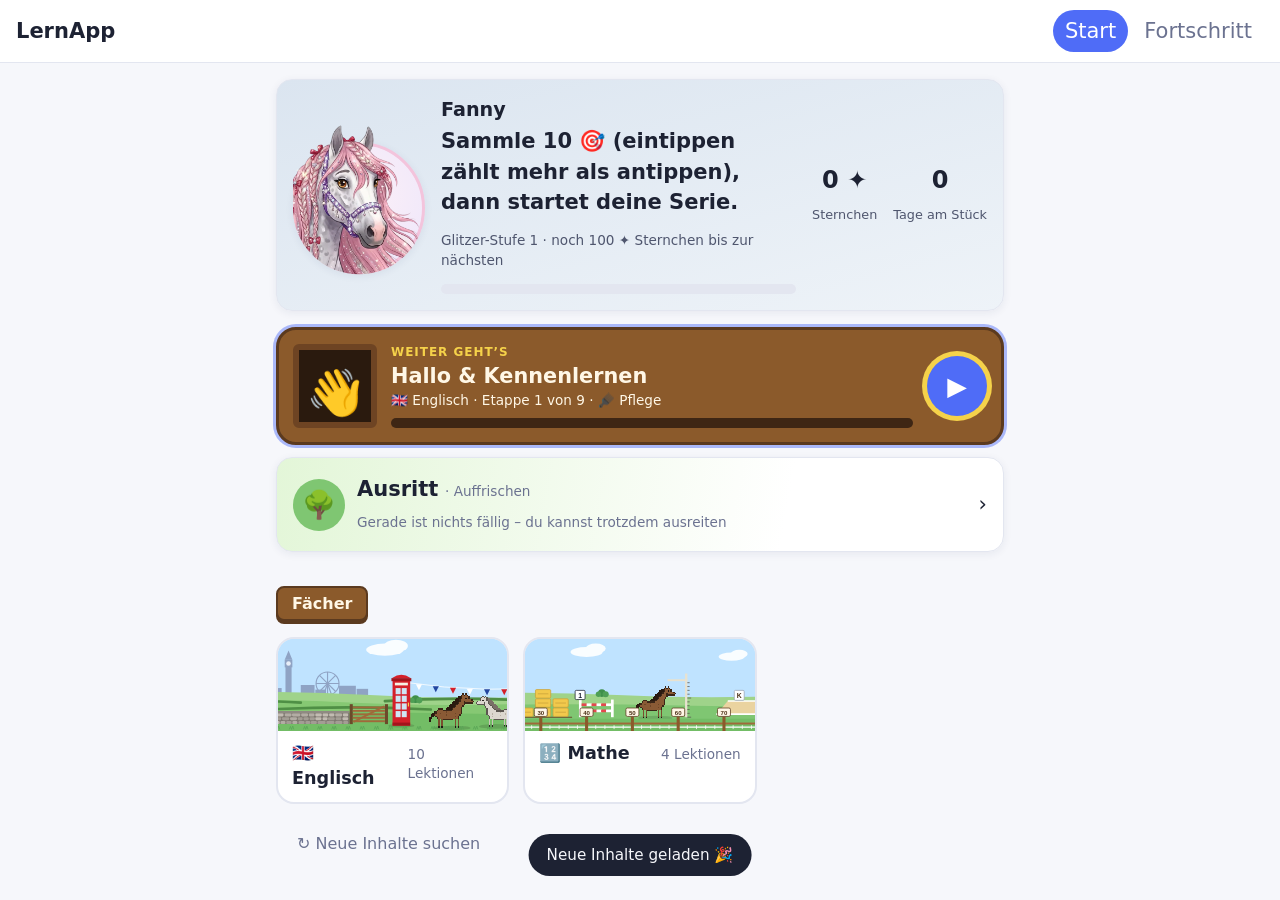
<file: index.html>
<!doctype html>
<html lang="de">
<head>
  <meta charset="utf-8">
  <meta name="viewport" content="width=device-width, initial-scale=1, viewport-fit=cover">
  <!-- Nur eigene Dateien ausführen/laden; Netz nur zur App selbst und zur Sicherung bei GitHub.
       Selbst wenn je etwas Fremdes ins HTML gerät, läuft es so nicht. -->
  <meta http-equiv="Content-Security-Policy" content="default-src 'self'; script-src 'self'; style-src 'self' 'unsafe-inline'; img-src 'self' data:; connect-src 'self' https://api.github.com; worker-src 'self'; manifest-src 'self'; object-src 'none'; base-uri 'self'; form-action 'self'">
  <title>LernApp</title>
  <link rel="manifest" href="manifest.webmanifest">
  <meta name="theme-color" content="#4f6cf7">
  <link rel="icon" href="icons/icon.svg" type="image/svg+xml">
  <link rel="apple-touch-icon" href="icons/icon-192.png">
  <link rel="stylesheet" href="css/app.css">
</head>
<body>
  <header class="topbar">
    <a href="#/" class="brand">LernApp</a>
    <nav>
      <a href="#/" data-nav="home">Start</a>
      <a href="#/statistik" data-nav="statistik">Fortschritt</a>
    </nav>
  </header>
  <main id="app"></main>
  <div id="toast" role="status" aria-live="polite" hidden></div>
  <script type="module" src="js/app.js"></script>
</body>
</html>
</file>
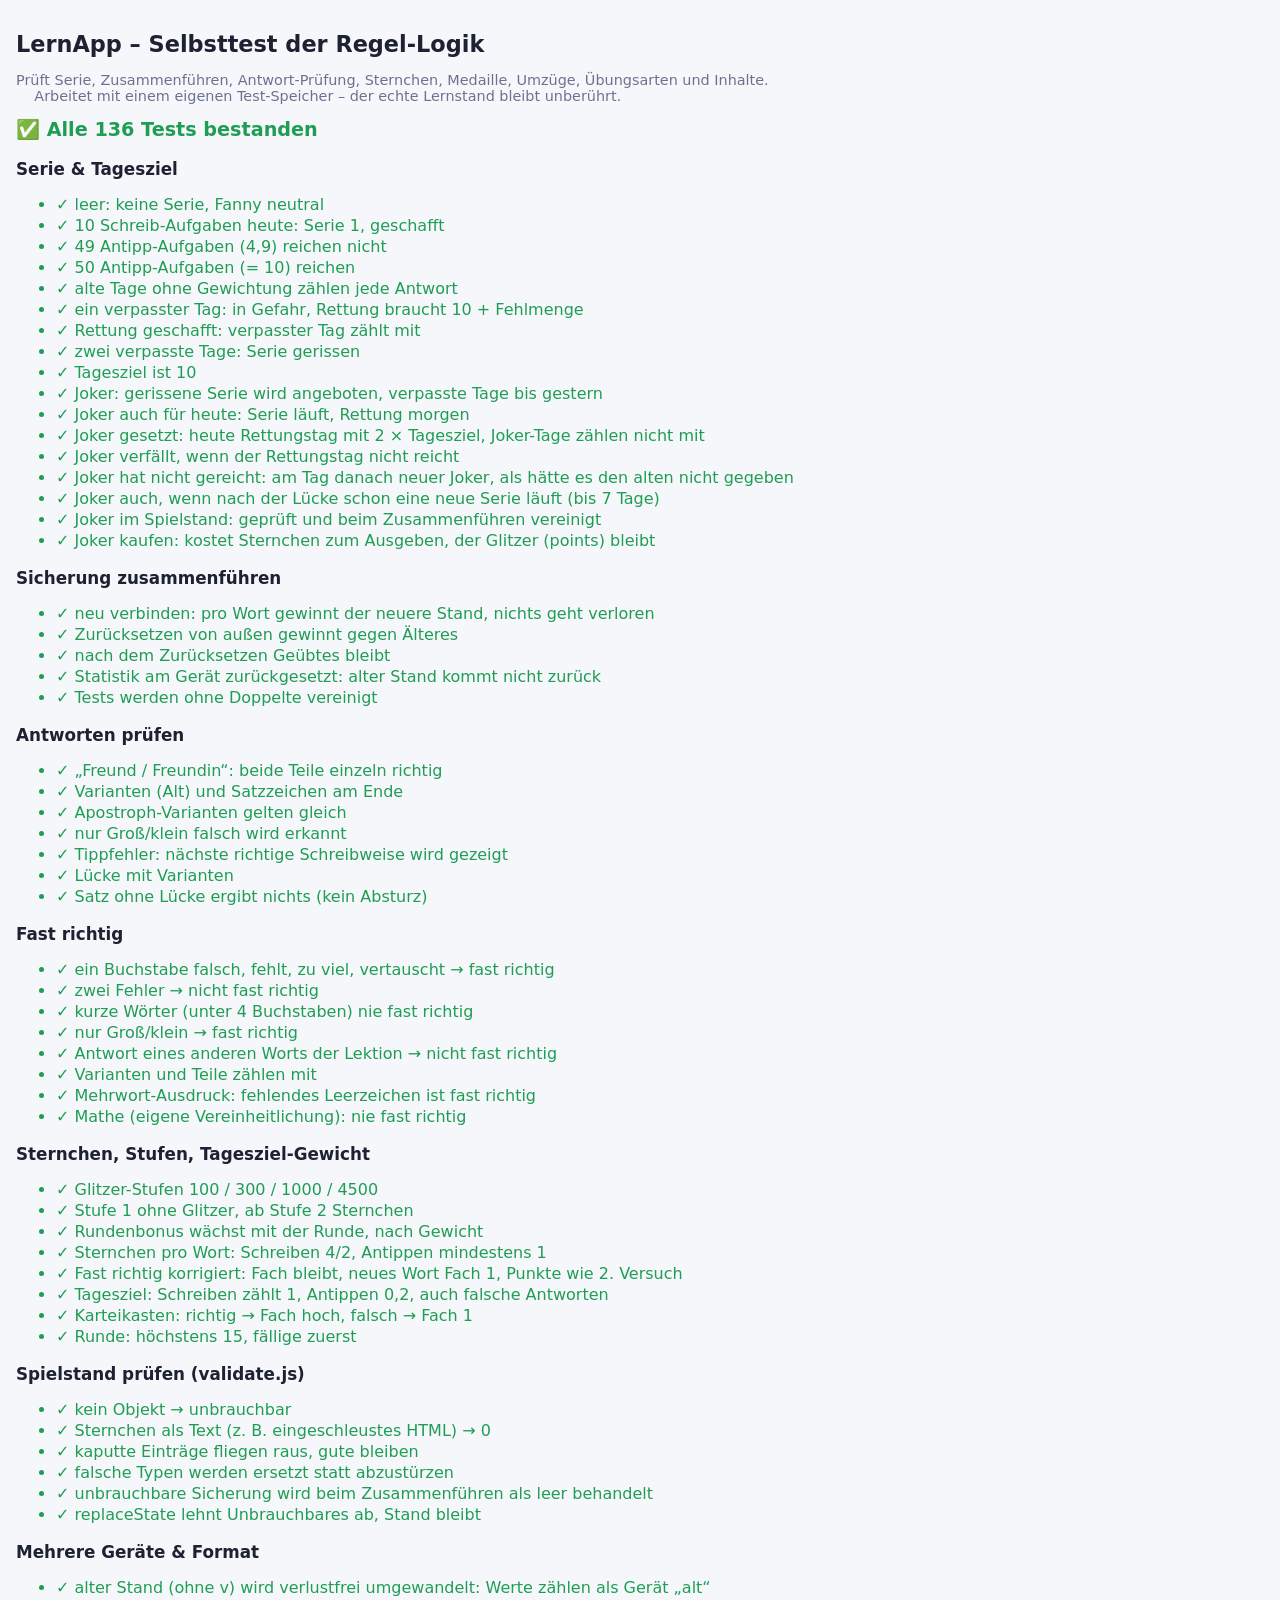
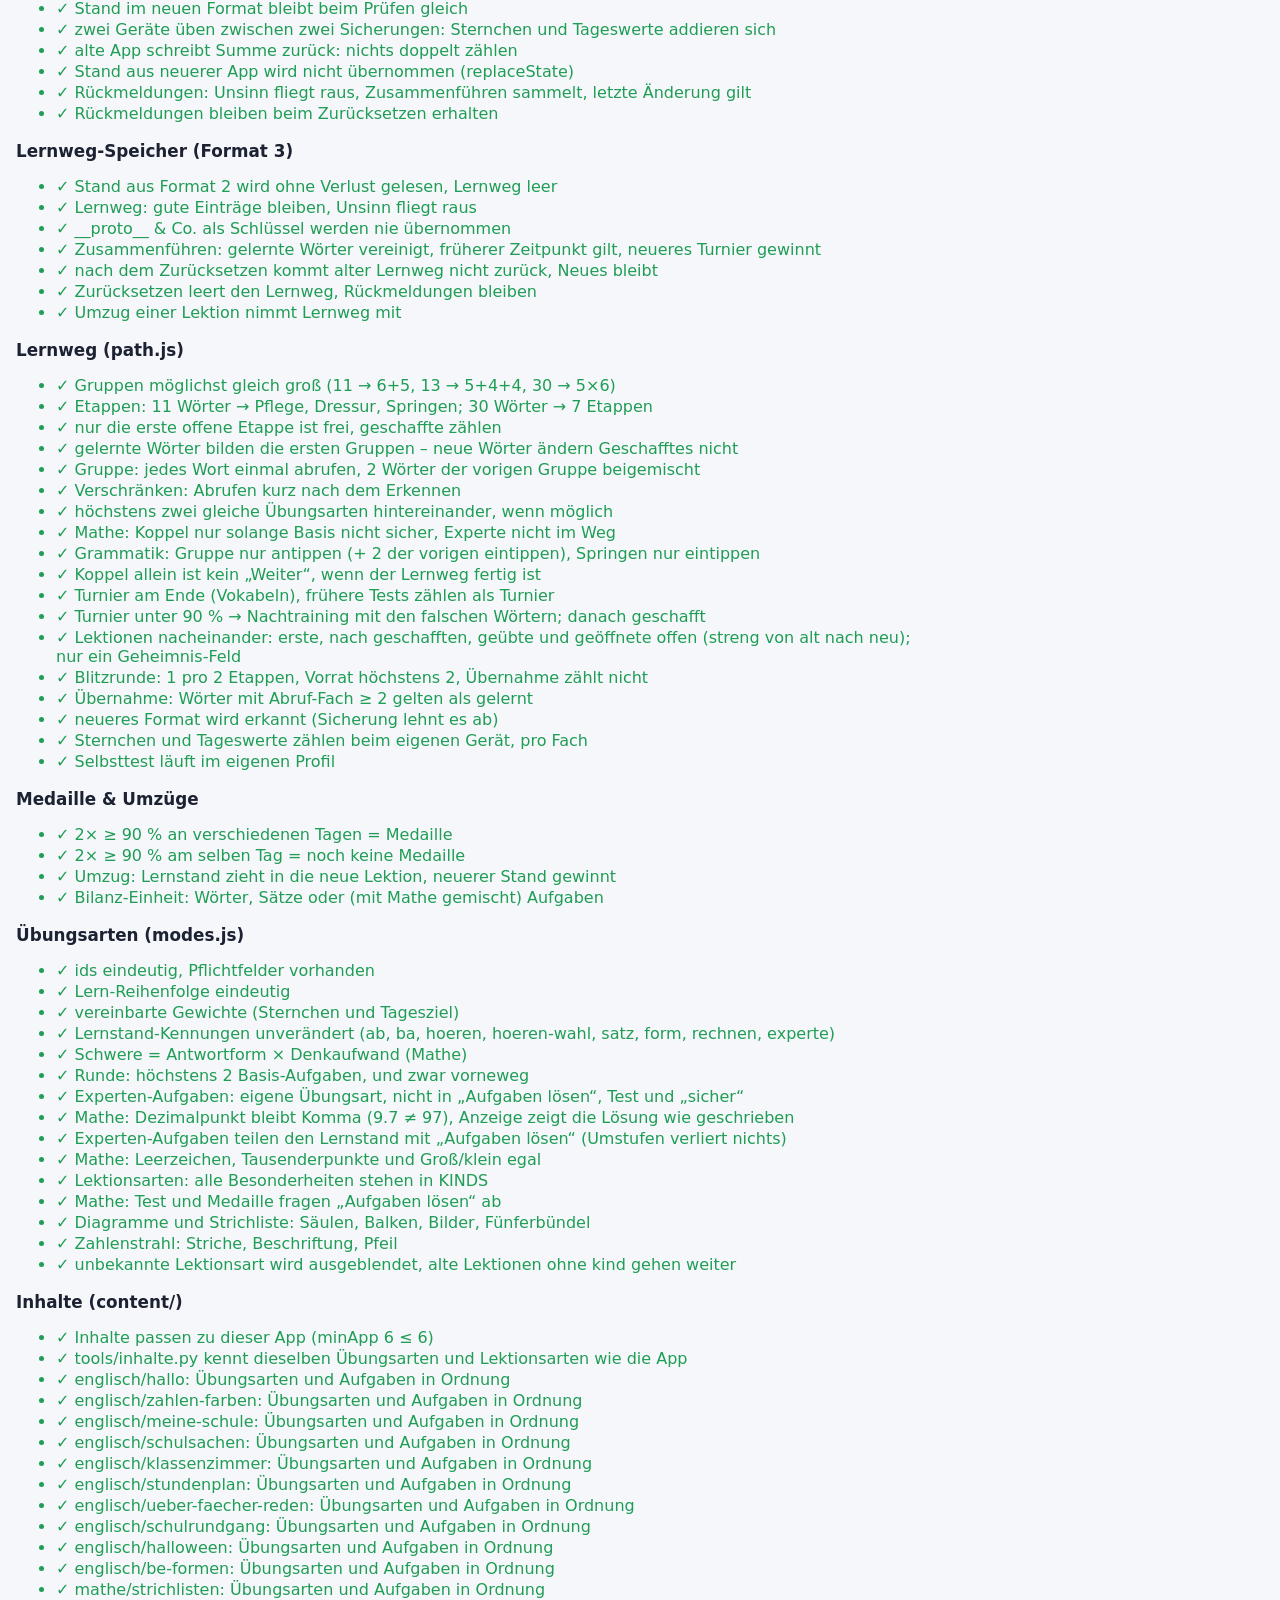
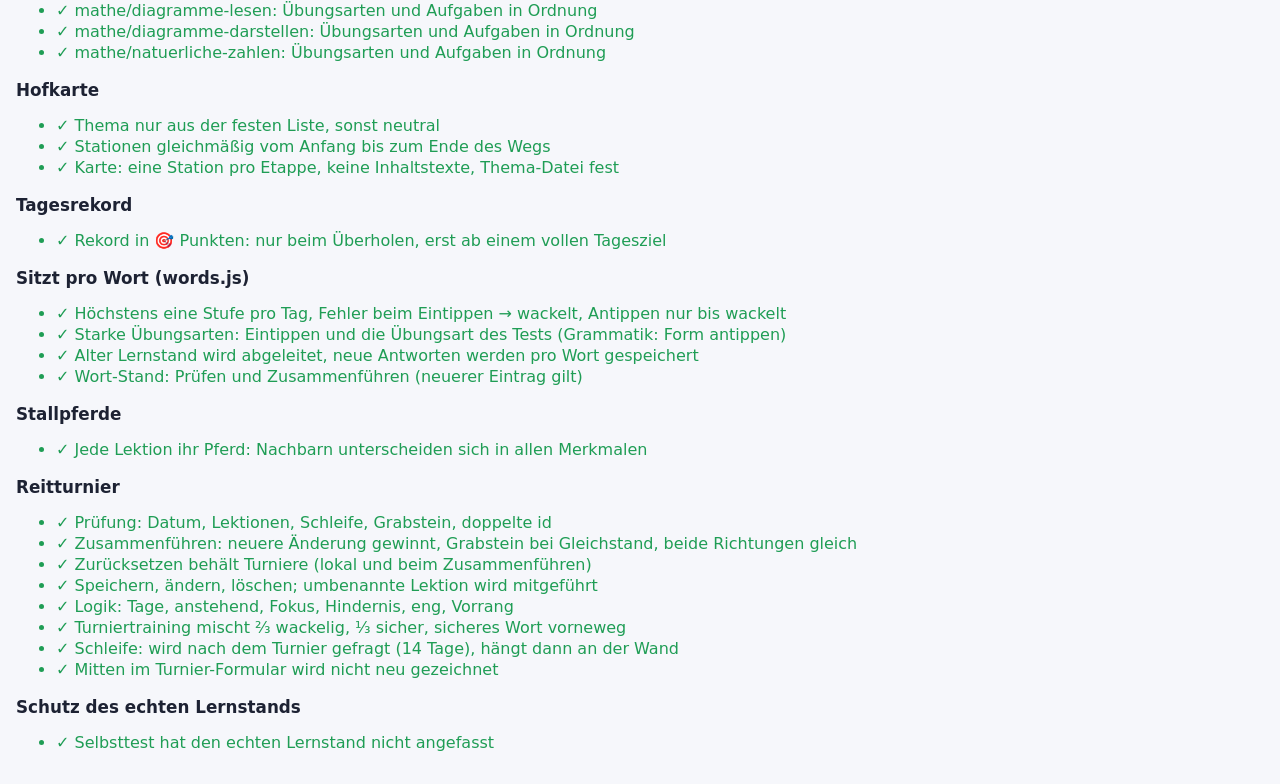
<file: tests/index.html>
<!doctype html>
<html lang="de">
<head>
  <meta charset="utf-8">
  <meta name="viewport" content="width=device-width, initial-scale=1">
  <title>LernApp – Selbsttest</title>
  <style>
    :root { --bg: #f6f7fb; --text: #1d2233; --good: #1f9d55; --bad: #d64545; --muted: #6b7290; }
    @media (prefers-color-scheme: dark) { :root { --bg: #14161f; --text: #e8eaf3; --good: #48c27a; --bad: #ef6b6b; --muted: #9aa1bd; } }
    body { font-family: system-ui, sans-serif; background: var(--bg); color: var(--text); margin: 0; padding: 16px; max-width: 900px; }
    h1 { font-size: 1.4rem; }
    .sum { font-size: 1.2rem; font-weight: 700; margin: 12px 0; }
    .ok { color: var(--good); } .bad { color: var(--bad); }
    li { margin: 2px 0; } .detail { color: var(--muted); font-size: 0.9em; white-space: pre-wrap; }
    h2 { font-size: 1.05rem; margin: 18px 0 4px; }
  </style>
</head>
<body>
  <h1>LernApp – Selbsttest der Regel-Logik</h1>
  <p class="detail">Prüft Serie, Zusammenführen, Antwort-Prüfung, Sternchen, Medaille, Umzüge, Übungsarten und Inhalte.
    Arbeitet mit einem eigenen Test-Speicher – der echte Lernstand bleibt unberührt.</p>
  <div id="out">Läuft …</div>
  <script type="module">
    // Erst alle App-Dateien frisch vom Server holen (der Browser hält sie sonst bis zu 10 Minuten
    // zwischengespeichert) – sonst prüft der Test kurz nach einem Push alten und neuen Code gemischt.
    const sw = await (await fetch('../sw.js', { cache: 'reload' })).text();
    const files = [...sw.matchAll(/'(js\/[^']+)'/g)].map((m) => m[1]);
    await Promise.all(files.map((f) => fetch('../' + f, { cache: 'reload' })));
    await import('./tests.js?t=' + Date.now());
  </script>
</body>
</html>
</file>
<file: css/app.css>
:root {
  --bg: #f6f7fb;
  --card: #ffffff;
  --text: #1d2233;
  --muted: #6b7290;
  --line: #e3e6f0;
  --primary: #4f6cf7;
  --primary-text: #ffffff;
  --good: #1f9d55;
  --good-bg: #e3f6eb;
  --bad: #d64545;
  --bad-bg: #fbe7e7;
  --warn: #e0a100;
  --near: #8a5d00;
  --neu: #c9cede;
  --star: #f5b400;
  --radius: 16px;
  --shadow: 0 2px 8px rgba(30, 40, 80, 0.07);
  color-scheme: light;
}

@media (prefers-color-scheme: dark) {
  :root {
    --bg: #14161f;
    --card: #1e2130;
    --text: #e8eaf3;
    --muted: #9aa1bd;
    --line: #2e3246;
    --primary: #7088ff;
    --good: #48c27a;
    --good-bg: #1b3326;
    --bad: #ef6b6b;
    --bad-bg: #3a1f22;
    --near: #f0c45a;
    --neu: #4a4f66;
    --shadow: none;
    color-scheme: dark;
  }
}

* { box-sizing: border-box; }
[hidden] { display: none !important; }

body {
  margin: 0;
  background: var(--bg);
  color: var(--text);
  font: 18px/1.45 system-ui, -apple-system, "Segoe UI", Roboto, sans-serif;
}

h1 { font-size: 1.6rem; margin: 0.3em 0; }
h2 { font-size: 1.2rem; margin: 0 0 0.6em; }
h3 { font-size: 1rem; margin: 1em 0 0.4em; }
a { color: var(--primary); }

.topbar {
  display: flex; align-items: center; justify-content: space-between;
  padding: 10px 16px; background: var(--card); border-bottom: 1px solid var(--line);
  position: sticky; top: 0; z-index: 10;
}
.brand { font-weight: 700; text-decoration: none; color: var(--text); }
.topbar nav { display: flex; gap: 4px; }
.topbar nav a { padding: 6px 12px; border-radius: 999px; text-decoration: none; color: var(--muted); }
.topbar nav a.active { background: var(--primary); color: var(--primary-text); }

main { max-width: 760px; margin: 0 auto; padding: 16px; }

.card {
  background: var(--card); border-radius: var(--radius); padding: 16px;
  box-shadow: var(--shadow); border: 1px solid var(--line); margin-bottom: 16px;
}
.muted { color: var(--muted); }
.small { font-size: 0.85rem; }
.big { font-size: 1.3rem; font-weight: 600; }
.back { display: inline-block; margin-bottom: 4px; text-decoration: none; }
.section-title { margin-top: 8px; }

.btn {
  display: inline-flex; align-items: center; justify-content: center;
  min-height: 48px; padding: 0 20px; border-radius: 12px;
  border: 1px solid var(--line); background: var(--card); color: var(--text);
  font: inherit; font-weight: 600; cursor: pointer; text-decoration: none;
}
.btn.primary { background: var(--primary); border-color: var(--primary); color: var(--primary-text); }
.btn.danger { background: var(--bad); border-color: var(--bad); color: #fff; }
.btn.ghost { background: transparent; border-color: transparent; color: var(--muted); }
.btn.small { min-height: 40px; font-size: 0.85rem; font-weight: 500; }
.btn:disabled { opacity: 0.6; }
.actions { display: flex; gap: 10px; margin-top: 12px; flex-wrap: wrap; align-items: center; }
.footer-actions { display: flex; gap: 12px; align-items: center; flex-wrap: wrap; margin-top: 8px; }
.check { display: flex; gap: 8px; align-items: center; margin-bottom: 4px; }
.check input { width: 22px; height: 22px; }

/* Tier */
.pet-card { display: flex; gap: 16px; align-items: center; flex-wrap: wrap; }
.pet-open { padding: 0; margin-top: 26px; border: 0; background: none; cursor: zoom-in; border-radius: 50%; flex: none; }

/* Stimmung: Hintergrund der Karte */
.pet-card { --mood-muted: #4f566e; transition: background 0.4s; }
.pet-card .muted, .pet-card .pet-stats span { color: var(--mood-muted); }
.pet-card.mood-happy {
  background:
    radial-gradient(circle at 92% 10%, rgba(255, 214, 90, 0.7), rgba(255, 214, 90, 0) 32%),
    linear-gradient(165deg, #9fd4ff 0%, #d4ecff 60%, #fff4cf 100%);
}
.pet-card.mood-neutral { background: linear-gradient(165deg, #dbe5f0 0%, #eef3f8 100%); }
.pet-card.mood-sad { background: linear-gradient(165deg, #c4c7cf 0%, #dcdee3 100%); }
.pet-mood { margin: 2px 0 6px; font-weight: 600; }
@media (prefers-color-scheme: dark) {
  .pet-card { --mood-muted: #b5bbd3; }
  .pet-card.mood-happy {
    background:
      radial-gradient(circle at 92% 10%, rgba(255, 200, 80, 0.35), rgba(255, 200, 80, 0) 32%),
      linear-gradient(165deg, #1f4a78 0%, #233a5c 100%);
  }
  .pet-card.mood-neutral { background: linear-gradient(165deg, #283244 0%, #252b3a 100%); }
  .pet-card.mood-sad { background: linear-gradient(165deg, #2a2b30 0%, #24252a 100%); }
}

/* Hüpfen, wenn Fanny glücklich ist und heute geübt wurde */
.pet-open.hop { animation: hop 2.8s ease-in-out infinite; }
@keyframes hop {
  0%, 55%, 100% { transform: translateY(0); }
  65% { transform: translateY(-14px); }
  75% { transform: translateY(0); }
  82% { transform: translateY(-6px); }
  89% { transform: translateY(0); }
}

/* Glitzer je Stufe */
.pet-portrait { position: relative; display: block; width: 132px; height: 132px; }
.pet-disc {
  position: absolute; inset: 0; z-index: 1; border-radius: 50%;
  background: radial-gradient(circle at 50% 40%, #fdf0f7, #ece6fb);
  border: 3px solid #f3c4dc; box-shadow: var(--shadow);
}
.pet-portrait.glow .pet-disc { box-shadow: 0 0 14px 1px var(--glitter-glow); }
/* Unten Kreis, oben offen: Ohren und Mähne ragen über den Rand.
   Das Bild ist 132 × 198 px, der Kreis beginnt 40 px unter der Oberkante. */
.pet-pop {
  position: absolute; left: 0; top: -40px; width: 132px; height: 198px; z-index: 2;
  clip-path: path('M0 106 A66 66 0 0 0 132 106 L132 0 L0 0 Z');
}
.pet-pop .pet-img { display: block; width: 132px; height: 198px; transform: translateY(var(--head, -8px)); }
/* Kopfhöhe je Stimmung: glücklich höher, traurig tiefer */
.mood-happy .pet-pop .pet-img { --head: -18px; }
.mood-sad .pet-pop .pet-img { --head: 0px; }
.pet-portrait.ring::before {
  content: ''; position: absolute; inset: -4px; border-radius: 50%; z-index: 0; opacity: 0.85;
  background: conic-gradient(from 0deg, var(--glitter-a), var(--glitter-b), var(--glitter-a), var(--glitter-b), var(--glitter-a));
  animation: spin 6s linear infinite;
}
@keyframes spin { to { transform: rotate(360deg); } }
.sparkles { position: absolute; inset: 0; z-index: 3; pointer-events: none; }
.sparkle {
  position: absolute; transform: translate(-50%, -50%);
  font-size: calc(15px * var(--sparkle-size, 1)); line-height: 1;
  color: var(--glitter-a); text-shadow: 0 0 6px var(--glitter-glow);
  animation: twinkle 2.4s ease-in-out infinite; animation-delay: var(--d, 0s);
}
@keyframes twinkle {
  0%, 100% { opacity: 0.25; transform: translate(-50%, -50%) scale(0.6); }
  50% { opacity: 1; transform: translate(-50%, -50%) scale(1.1); }
}
.glitter-silver { --glitter-a: #ffffff; --glitter-b: #d9dcf0; --glitter-glow: rgba(255, 255, 255, 0.9); }
.glitter-gold { --glitter-a: #ffd54a; --glitter-b: #fff3b8; --glitter-glow: rgba(255, 200, 60, 0.85); }
.glitter-rainbow { --glitter-a: #ff8fd0; --glitter-b: #8fd6ff; --glitter-glow: rgba(255, 170, 230, 0.85); }
.glitter-rainbow .sparkle { color: hsl(var(--h, 0) 95% 70%); }
.glitter-silver .sparkle { -webkit-text-stroke: 0.8px #8d95bd; text-shadow: 0 0 4px rgba(120, 130, 190, 0.6), 0 0 8px #ffffff; }

@media (prefers-reduced-motion: reduce) {
  .pet-open.hop, .pet-portrait.ring::before, .pet-big.ring::before, .sparkle { animation: none; }
  .sparkle { opacity: 0.9; }
}
.pet-dialog {
  border: 0; border-radius: var(--radius); padding: 12px; background: var(--card);
  width: min(92vw, 640px); text-align: center;
}
.pet-dialog::backdrop { background: rgba(20, 22, 31, 0.6); }
.pet-big { position: relative; margin-bottom: 12px; border-radius: 12px; }
.pet-big img { position: relative; z-index: 1; display: block; width: 100%; height: auto; border-radius: 12px; }
.pet-big.glow img { box-shadow: 0 0 22px 3px var(--glitter-glow); }
.pet-big.ring::before {
  content: ''; position: absolute; inset: -5px; border-radius: 16px; z-index: 0;
  background: linear-gradient(120deg, var(--glitter-a), var(--glitter-b), var(--glitter-a), var(--glitter-b), var(--glitter-a));
  background-size: 300% 300%; animation: shimmer 5s linear infinite;
}
@keyframes shimmer { to { background-position: 300% 0; } }
.pet-info { flex: 1 1 200px; }
.pet-info h2 { margin-bottom: 2px; }
.pet-stats { display: flex; gap: 16px; }
.pet-stats div { text-align: center; }
.pet-stats strong { display: block; font-size: 1.5rem; }
.pet-stats span { font-size: 0.8rem; color: var(--muted); }

.meter { height: 10px; background: var(--line); border-radius: 999px; overflow: hidden; margin-top: 6px; }
.meter > div { height: 100%; background: var(--primary); border-radius: 999px; }
.meter.small { height: 6px; }

/* Kacheln & Listen */
.tiles { display: grid; grid-template-columns: repeat(auto-fill, minmax(160px, 1fr)); gap: 12px; margin-bottom: 16px; }
.tile {
  display: flex; flex-direction: column; gap: 4px; padding: 16px;
  background: var(--card); border: 1px solid var(--line); border-radius: var(--radius);
  box-shadow: var(--shadow); text-decoration: none; color: var(--text);
}
.tile-icon { font-size: 2rem; }
.tile-name { font-weight: 700; font-size: 1.1rem; }
.row { display: flex; align-items: center; gap: 12px; text-decoration: none; color: var(--text); }
.grow { flex: 1; }

.stars { white-space: nowrap; font-size: 1.2rem; }
.stars .on { color: var(--star); }
.stars .off { color: var(--neu); }

.word-list { list-style: none; padding: 0; margin: 0; }
.word-list li {
  display: flex; gap: 10px; align-items: center; flex-wrap: wrap;
  padding: 8px 0; border-bottom: 1px solid var(--line);
}
.word-list li > span:first-child { flex: 1 1 140px; }
.word-list li > strong { flex: 1 1 140px; }
.hard { color: var(--bad); font-weight: 700; }
.pill { font-size: 0.75rem; padding: 2px 8px; border-radius: 999px; background: var(--neu); color: var(--text); white-space: nowrap; }
.pills { display: flex; flex-wrap: wrap; gap: 4px; }
.pill.sicher { background: var(--good); color: #fff; }
.pill.wackelt { background: var(--warn); color: #1d2233; }

/* Übung */
.round-progress { height: 8px; background: var(--line); border-radius: 999px; overflow: hidden; }
.round-progress > div { height: 100%; background: var(--good); transition: width 0.3s; }
.prompt-card { text-align: center; padding: 28px 16px; }
.prompt { font-size: 2rem; font-weight: 700; margin-bottom: 20px; overflow-wrap: anywhere; }
.answer-form { display: flex; gap: 10px; max-width: 520px; margin: 0 auto; }
.answer {
  flex: 1; min-width: 0; min-height: 56px; padding: 0 16px; font-size: 1.5rem;
  border: 2px solid var(--line); border-radius: 12px; background: var(--bg); color: var(--text);
}
.answer:focus { outline: none; border-color: var(--primary); }
.answer[readonly] { opacity: 0.8; }
.copy-form { margin-top: 14px; }
.result.near { color: var(--near); }
.cover-hint { margin: 10px 0 0; }
.cover-actions { margin-top: 6px; }
.feedback .actions { justify-content: center; }
.result { font-size: 1.3rem; font-weight: 700; margin: 18px 0 6px; }
.result.good { color: var(--good); }
.result.bad { color: var(--bad); }

.diff { display: inline-grid; gap: 6px; text-align: left; margin-top: 6px; }
.diff .word { font-size: 1.6rem; font-family: ui-monospace, "SF Mono", Menlo, monospace; letter-spacing: 0.06em; }
.d-ok { color: var(--text); }
.d-bad { color: var(--bad); background: var(--bad-bg); border-radius: 4px; }
.d-extra { text-decoration: line-through; }
.d-gap { color: var(--bad); }
.d-fix { color: var(--good); background: var(--good-bg); border-radius: 4px; font-weight: 700; }

.shake { animation: shake 0.3s; border-color: var(--bad); }
@keyframes shake { 25% { transform: translateX(-6px); } 75% { transform: translateX(6px); } }

.summary { text-align: center; }
.summary .word-list { text-align: left; max-width: 480px; margin: 0 auto; }
.summary .actions { justify-content: center; }
.summary .earned { margin: 12px auto; line-height: 1.7; }
.summary .level-progress { max-width: 320px; margin: 0 auto 16px; }
.summary .level-up { margin: 40px auto 16px; display: flex; flex-direction: column; align-items: center; gap: 4px; }
.summary .level-up .pet-portrait { margin-bottom: 8px; }

/* Fortschritt */
.kpis { display: grid; grid-template-columns: repeat(auto-fill, minmax(140px, 1fr)); gap: 12px; margin-bottom: 4px; }
.kpi { display: flex; flex-direction: column; margin-bottom: 0; }
.kpi strong { font-size: 1.8rem; }
.kpi span { color: var(--muted); font-size: 0.85rem; }
.kpis + .card { margin-top: 16px; }

.bars { display: flex; gap: 4px; align-items: flex-end; height: 140px; }
.bar { flex: 1; display: flex; flex-direction: column; align-items: center; height: 100%; justify-content: flex-end; }
.bar-stack { width: 100%; max-width: 28px; display: flex; flex-direction: column; border-radius: 4px 4px 0 0; overflow: hidden; min-height: 2px; background: var(--line); }
.bar span { font-size: 0.7rem; color: var(--muted); margin-top: 4px; }
.bar .right { background: var(--good); }
.bar .wrong { background: var(--bad); }

.legend { display: flex; gap: 8px; align-items: center; color: var(--muted); margin: 8px 0; flex-wrap: wrap; }
.dot { width: 10px; height: 10px; border-radius: 50%; display: inline-block; }
.dot.right, .dot.sicher { background: var(--good); }
.dot.wrong { background: var(--bad); }
.dot.wackelt { background: var(--warn); }
.dot.neu { background: var(--neu); }

.lesson-line { padding: 8px 0; border-bottom: 1px solid var(--line); }
.mode-line { margin: 6px 0 8px; }
.mode-line .stack { margin: 3px 0 1px; }
.stack { display: flex; height: 14px; border-radius: 999px; overflow: hidden; background: var(--line); margin: 6px 0 2px; }
.stack .sicher { background: var(--good); }
.stack .wackelt { background: var(--warn); }
.stack .neu { background: var(--neu); }

.table { width: 100%; border-collapse: collapse; font-size: 0.95rem; }
.table th, .table td { text-align: left; padding: 6px 8px; border-bottom: 1px solid var(--line); }
.table th { color: var(--muted); font-weight: 500; font-size: 0.8rem; }

#toast {
  position: fixed; left: 50%; bottom: 24px; transform: translateX(-50%);
  background: var(--text); color: var(--bg); padding: 10px 18px; border-radius: 999px;
  font-size: 0.95rem; max-width: calc(100% - 32px); z-index: 20;
}

@media (max-width: 480px) {
  .prompt { font-size: 1.6rem; }
  .answer-form { flex-direction: column; }
  .table th:nth-child(4), .table td:nth-child(4) { display: none; }
}

.hw-pad { width: 100%; height: auto; aspect-ratio: 700 / 220; border: 2px dashed var(--line); border-radius: 12px; background: var(--bg); touch-action: none; }

/* Für Eltern */
.fold-card > summary { cursor: pointer; list-style: none; display: flex; align-items: center; gap: 8px; flex-wrap: wrap; }
.fold-card > summary::-webkit-details-marker { display: none; }
.fold-card > summary::before { content: '▸'; color: var(--muted); transition: transform 0.2s; }
.fold-card[open] > summary::before { transform: rotate(90deg); }
.fold-card > summary h2, .fold-card > summary h3 { margin: 0; }
.fold-card[open] > summary { margin-bottom: 10px; }
.sub-fold { margin-top: 12px; }
.sub-fold > summary { min-height: 40px; }
.parents h3 { margin: 0; font-size: 1rem; }
@media (prefers-reduced-motion: reduce) { .fold-card > summary::before { transition: none; } }
.parents .reset-form .answer { width: 100%; max-width: 260px; }
.parents label { display: block; margin-bottom: 8px; }
.parents label .answer { display: block; width: 100%; margin-top: 4px; }
.parents .answer { font-size: 1rem; min-height: 48px; }

/* Vorlese-Test */
.sp-samples { display: flex; flex-wrap: wrap; gap: 8px; }
.sp-voice { display: block; width: 100%; margin-top: 4px; min-height: 44px; font-size: 1rem; border-radius: 10px; border: 2px solid var(--line); background: var(--bg); color: var(--text); padding: 0 8px; }
.sp-try label { display: block; margin-bottom: 8px; }

/* Hör-Übungen */
.listen { display: flex; flex-direction: column; align-items: center; gap: 10px; margin: 8px 0 16px; }
.listen-play { width: 96px; height: 96px; border-radius: 50%; font-size: 2.6rem; padding: 0; }
.listen-rate { display: flex; gap: 6px; }
.listen-rate .btn.on { background: var(--primary); border-color: var(--primary); color: var(--primary-text); }
.choices { display: grid; grid-template-columns: repeat(auto-fit, minmax(160px, 1fr)); gap: 10px; margin-top: 8px; }
.choice { min-height: 60px; font-size: 1.1rem; }
.choice.right { background: var(--good-bg); border-color: var(--good); color: var(--good); }
.choice.wrong { background: var(--bad-bg); border-color: var(--bad); color: var(--bad); }
.choice:disabled { opacity: 1; }
.meaning { margin: 4px 0 8px; }

.table-wrap { overflow-x: auto; }
.table td { overflow-wrap: anywhere; }

/* Lückensatz */
.gap-sentence { font-size: 1.5rem; line-height: 1.5; text-align: center; margin: 8px 0 4px; }
.gap { display: inline-block; min-width: 4em; border-bottom: 3px solid var(--primary); color: var(--primary); text-align: center; margin: 0 4px; }
.gap-solution { display: flex; gap: 10px; align-items: flex-start; justify-content: center; text-align: left; margin: 6px 0 10px; }
.gap-full { margin: 0 0 2px; font-size: 1.1rem; }

/* Jetzt üben */
.now-card { display: flex; align-items: center; gap: 16px; text-decoration: none; color: var(--text); border: 2px solid var(--primary); }
.now-card strong { display: block; font-size: 1.3rem; }
.now-play { width: 56px; height: 56px; border-radius: 50%; background: var(--primary); color: var(--primary-text); display: grid; place-items: center; font-size: 1.5rem; flex: none; }

/* Grammatik: Form wählen */
.form-choices { grid-template-columns: repeat(auto-fit, minmax(90px, 1fr)); max-width: 420px; margin-left: auto; margin-right: auto; }
.gap-right { color: var(--good); border-color: var(--good); }
.gap-wrong { color: var(--good); border-color: var(--bad); }
/* Großansicht: Sternchen auf hellem Bild deutlicher */
.pet-big .sparkle { text-shadow: 0 0 2px rgba(60, 50, 110, 0.55), 0 0 10px var(--glitter-glow); }
.pet-big.glitter-silver .sparkle { color: #ffffff; -webkit-text-stroke: 1px #7a80b0; text-shadow: 0 0 3px rgba(80, 80, 140, 0.7), 0 0 12px #ffffff; }
.pet-big.glitter-gold .sparkle { -webkit-text-stroke: 1px #c48a00; }

/* Medaillen */
.medal { font-size: 1.8rem; line-height: 1; filter: drop-shadow(0 0 6px rgba(255, 196, 0, 0.75)); flex: none; }
.lesson-tile.has-medal { border-color: #f5c542; background: linear-gradient(135deg, var(--card) 70%, rgba(245, 197, 66, 0.18)); }
.medal-hint { margin-top: 4px; }
.mastered { margin-top: 4px; }
.mastered > summary { cursor: pointer; padding: 8px 4px; font-weight: 600; color: var(--muted); }
.mastered[open] > summary { margin-bottom: 8px; }
.medal-banner { display: inline-flex; align-items: center; gap: 10px; padding: 8px 14px; margin-bottom: 12px;
  border-radius: 999px; border: 2px solid #f5c542; background: rgba(245, 197, 66, 0.15); }
.medal-new { display: flex; align-items: center; gap: 12px; justify-content: center; margin: 10px auto;
  padding: 10px 16px; max-width: 420px; border-radius: 14px; border: 2px solid #f5c542; background: rgba(245, 197, 66, 0.15); }
.medal-new .medal { font-size: 2.6rem; animation: medal-pop 0.8s ease-out; }
@keyframes medal-pop { 0% { transform: scale(0.2) rotate(-30deg); } 70% { transform: scale(1.25) rotate(8deg); } 100% { transform: scale(1); } }
.test-group { margin: 14px 0 6px; font-size: 1rem; }
@media (prefers-reduced-motion: reduce) { .medal-new .medal { animation: none; } }

/* Teste dich doch mal! */
.test-ready { display: flex; align-items: center; gap: 12px; margin: 12px auto; padding: 10px 14px; max-width: 520px;
  border-radius: 14px; border: 2px solid var(--primary); text-align: left; }
.test-ready-icon { font-size: 1.8rem; }
.test-ready .btn { margin-left: auto; flex: none; }
.ready-hint { color: var(--primary); font-weight: 600; margin-top: 4px; }
.ready-btn { box-shadow: 0 0 0 3px rgba(79, 108, 247, 0.25); }

.medal-progress { max-width: 520px; margin: 8px auto; padding: 8px 12px; border-radius: 12px; background: rgba(245, 197, 66, 0.12); }

/* Warnung für Eltern (Sicherung) */
.warn-banner { border: 2px solid var(--warn); background: rgba(224, 161, 0, 0.12); font-weight: 600; }
.until-form { align-items: flex-end; }
.until-form .answer { max-width: 200px; }

/* Mathe: Aufgabe als Satz (kleiner als ein Vokabel-Wort) und Zahlenstrahl */
.prompt.math-q { font-size: 1.4rem; line-height: 1.4; }
@media (max-width: 600px) { .prompt.math-q { font-size: 1.2rem; } }
.numberline { display: block; width: 100%; max-width: 640px; height: auto; margin: 0 auto 16px; }
.numberline .nl-axis { stroke: var(--text); stroke-width: 2; fill: none; }
.numberline .nl-head { stroke-linejoin: round; }
.numberline .nl-tick { stroke: var(--text); stroke-width: 1.5; }
.numberline .nl-big { stroke-width: 2.5; }
.numberline .nl-num { fill: var(--text); font-size: 17px; text-anchor: middle; font-family: inherit; }
.numberline .nl-arrow { fill: var(--primary); }
.numberline .nl-arrow-line { stroke: var(--primary); stroke-width: 3; }

/* Mathe: Diagramme (charts.js) */
.chart { margin: 0 auto 16px; max-width: 640px; }
.chart-title { text-align: center; font-weight: 700; margin: 0 0 6px; }
.chart-svg { display: block; width: 100%; height: auto; }
.chart-svg .ch-grid { stroke: var(--line); stroke-width: 1; }
.chart-svg .ch-axis { stroke: var(--text); stroke-width: 2; }
.chart-svg .ch-num, .chart-svg .ch-label, .chart-svg .ch-axis-title { fill: var(--text); font-size: 16px; font-family: inherit; }
.chart-svg .ch-axis-title { fill: var(--muted); font-size: 14px; }
.chart-svg .ch-c0 { fill: #4f6cf7; } .chart-svg .ch-c1 { fill: #f08c2e; } .chart-svg .ch-c2 { fill: #1f9d55; }
.chart-svg .ch-c3 { fill: #d64545; } .chart-svg .ch-c4 { fill: #8e5cd9; } .chart-svg .ch-c5 { fill: #e0a100; }
.pictogram { margin: 0 auto; border-collapse: collapse; }
.pictogram th { text-align: right; padding: 4px 12px 4px 0; font-weight: 600; white-space: nowrap; }
.pictogram td { text-align: left; font-size: 1.5rem; letter-spacing: 2px; padding: 2px 0; }
.pic-half { display: inline-block; width: 0.6em; overflow: hidden; vertical-align: bottom; }
.pic-key { text-align: center; margin-top: 6px; }
.tally-table { margin: 0 auto 16px; border-collapse: collapse; }
.tally-table th { text-align: right; padding: 6px 14px 6px 0; font-weight: 600; white-space: nowrap; }
.tally-table td { text-align: left; padding: 4px 0; }
.tally { margin-right: 10px; vertical-align: middle; }
.tally line { stroke: var(--text); stroke-width: 2.5; stroke-linecap: round; }

/* Mathe: Schwierigkeitsstufe als Schild über der Aufgabe */
.level-tag { display: inline-block; font-size: 0.85rem; font-weight: 700; padding: 3px 12px; border-radius: 999px; margin-bottom: 10px; border: 1.5px solid currentColor; }
.level-tag.lv1 { color: var(--good); }
.level-tag.lv2 { color: var(--primary); }
.level-tag.lv3 { color: #8e5cd9; }

/* Rundenbilanz: Tagesziel 🎯 */
.summary .goal-line { max-width: 320px; margin: 4px auto 16px; }
.summary .goal-line p { margin: 4px 0; }
.summary .goal-line.done { color: var(--good); }
.summary .goal-line .meter > div { background: var(--good); }   /* anders als der Glitzer-Balken */

/* Rundenbilanz: Wie war die Runde? */
.summary .rating-ask { margin: 8px auto 16px; padding: 10px 0; border-top: 1px solid var(--line); border-bottom: 1px solid var(--line); }
.summary .rating-ask p { margin: 8px 0 4px; }
.rate { display: flex; justify-content: center; gap: 6px; }
.rate-btn { font-size: 1.8rem; line-height: 1; padding: 6px 8px; border-radius: 12px; border: 2px solid transparent; background: none; cursor: pointer; }
.rate.answered .rate-btn:not(.picked) { opacity: 0.35; }
.rate-btn.picked { border-color: var(--primary); background: var(--card); }
@media (max-width: 420px) { .rate-btn { font-size: 1.5rem; padding: 4px 5px; } }

/* --- Lernweg ------------------------------------------------------------------- */
.sr-only { position: absolute; width: 1px; height: 1px; overflow: hidden; clip: rect(0 0 0 0); white-space: nowrap; }
.next-card { border: 3px solid var(--primary); box-shadow: 0 5px 0 color-mix(in srgb, var(--primary) 75%, #000); }
.next-card.done { border-color: var(--good); box-shadow: none; }
.next-label { margin: 0; font-size: 0.8rem; font-weight: 800; letter-spacing: 0.05em; color: var(--primary); }
.next-card.done .next-label { color: var(--good); }
.next-title { margin: 6px 0; font-size: 1.35rem; font-weight: 800; }
.chips { display: flex; flex-wrap: wrap; gap: 8px; margin: 10px 0 14px; }
.chip { font-size: 0.85rem; font-weight: 700; padding: 5px 11px; border-radius: 999px;
  background: color-mix(in srgb, var(--primary) 12%, var(--card)); color: var(--primary); }
.big-btn { display: block; width: 100%; text-align: center; font-size: 1.15rem; padding: 14px; }
.knobel-card { border: 2px solid #8e5cd9; }
.knobel-card.locked { opacity: 0.6; border-style: dashed; }
.knobel-icon { font-size: 1.6rem; }
.stage-list { list-style: none; margin: 0; padding: 0; }
.stage { display: flex; align-items: baseline; gap: 10px; padding: 8px 0; border-bottom: 1px solid var(--line); }
.stage:last-child { border-bottom: 0; }
.stage a { color: var(--text); text-decoration: none; }
.stage-mark { width: 1.4em; text-align: center; font-weight: 800; flex: none; }
.stage.done .stage-mark { color: var(--good); }
.stage.now { font-weight: 700; }
.stage.now .stage-mark { color: var(--primary); }
.stage.later { color: var(--muted); }
.fold > summary { cursor: pointer; font-weight: 700; list-style: none; }
.fold > summary::-webkit-details-marker { display: none; }
.fold > summary::before { content: '▸ '; color: var(--muted); }
.fold[open] > summary::before { content: '▾ '; }
.fold[open] > summary { margin-bottom: 12px; }
.etappe-head { margin: 0 0 8px; }
.etappe-done { margin: 10px 0; }
.continue-card { display: block; text-decoration: none; color: var(--text); border: 3px solid var(--primary); }
.home-actions { display: grid; gap: 12px; }
.way-done { color: var(--good); font-weight: 700; }
.probe-btn { display: block; margin: 10px auto 0; text-align: center; }
.secret-tile { border: 2px dashed var(--line); opacity: 0.85; }

/* --- ⚡ Blitzrunde: Rennbahn als Kulisse ----------------------------------------------- */
.race { position: relative; height: 150px; border-radius: 18px; overflow: hidden; margin-bottom: 6px; background: #bfe3ff; }
.race > div { position: absolute; left: 0; right: 0; }
.race-sky { top: 0; height: 100%; background: linear-gradient(#bfe3ff, #e6f4ff); }
.race-hills { bottom: 34px; height: 70px; width: 200%; background:
  radial-gradient(60px 40px at 60px 70px, #a8cfa0 98%, transparent) repeat-x; background-size: 160px 70px; }
.race-fence { bottom: 30px; height: 18px; width: 200%; background:
  linear-gradient(#8b5a2b, #8b5a2b) 0 4px / 100% 3px no-repeat,
  linear-gradient(90deg, #8b5a2b 4px, transparent 4px) 0 0 / 40px 18px repeat-x; }
.race-track { bottom: 0; height: 32px; background: #e9cf98; }
.race > .race-fanny { left: 4%; right: auto; bottom: 18px; transition: left 0.6s ease-out; }
.race.gallop .race-hills { animation: race-scroll 0.8s ease-out; }
.race.gallop .race-fence { animation: race-scroll 0.6s ease-out; }
.race.gallop .race-fanny svg { animation: hop 0.3s ease-in-out 2; }
@keyframes race-scroll { from { transform: translateX(0); } to { transform: translateX(-160px); } }
@keyframes hop { 50% { transform: translateY(-6px); } }
.race-note { text-align: center; margin: 0 0 8px; }
/* Sprung über ein Hindernis (nach 5 gelösten Aufgaben und im Ziel) */
.race > .race-hurdle { left: 50%; right: auto; bottom: 22px; width: 44px; height: 40px; opacity: 0; transform: translateX(-50%); }
.race-hurdle i { position: absolute; left: 0; right: 0; height: 7px; background: repeating-linear-gradient(90deg, #e5484d 0 11px, #ffffff 11px 22px); }
.race-hurdle i:first-child { top: 6px; } .race-hurdle i:last-child { top: 22px; }
.race-hurdle::before, .race-hurdle::after { content: ''; position: absolute; top: 0; bottom: 0; width: 5px; background: #ffffff; }
.race-hurdle::before { left: -3px; } .race-hurdle::after { right: -3px; }
.race.jump .race-hurdle { animation: hurdle-show 1.6s ease-out forwards; }
.race.jump .race-fanny svg { animation: big-jump 0.75s ease-in-out; }
.race.jump .race-hills { animation: race-scroll 0.9s ease-out; }
@keyframes big-jump { 0% { transform: none; } 40% { transform: translateY(-46px) rotate(-12deg); } 70% { transform: translateY(-30px) rotate(6deg); } 100% { transform: none; } }
@keyframes hurdle-show { 0% { opacity: 0; } 10%, 70% { opacity: 1; } 100% { opacity: 0; } }
@media (prefers-reduced-motion: reduce) { .race.jump .race-fanny svg, .race.jump .race-hills { animation: none; } }
@media (prefers-reduced-motion: reduce) {
  .race.gallop .race-hills, .race.gallop .race-fence, .race.gallop .race-fanny svg { animation: none; }
  .race > .race-fanny { transition: none; }
}
.blitz-card { border: 2px solid #f5d77a; }

/* Hofkarte (Lektionsseite) */
.hofkarte { margin: 0 0 12px; border-radius: 18px; overflow: hidden; background: #bfe3ff; }
.hofkarte svg { display: block; width: 100%; height: auto; }
.hof-walked { fill: none; stroke: #f5b400; stroke-width: 9; stroke-linecap: round; stroke-dasharray: 2 18; }
.hof-st line { stroke-width: 5; stroke: #aab4d0; }
.hof-st circle { fill: #ffffff; stroke: #aab4d0; stroke-width: 4; stroke-dasharray: 6 5; }
.hof-st text { font: 900 34px Nunito, sans-serif; fill: #6b7290; }
.hof-st.special text { font-size: 30px; }
.hof-st.done line { stroke: #1f9d55; }
.hof-st.done circle { fill: #1f9d55; stroke: #ffffff; stroke-dasharray: none; }
.hof-st.done text { fill: #ffffff; }
.hof-st.now line { stroke: #4f6cf7; }
.hof-st.now circle { fill: #4f6cf7; stroke: #ffffff; stroke-width: 5; stroke-dasharray: none; }
.hof-st.now text { fill: #ffffff; }
.hof-st.now { animation: hof-bob 1.6s ease-in-out infinite; }
@keyframes hof-bob { 50% { transform: translateY(-8px); } }
@media (prefers-reduced-motion: reduce) { .hof-st.now { animation: none; } }

/* Fachseite: Banner und Stallboxen (oben offen = Lektion offen, ganz zu = kommt als Nächstes) */
.fach-banner { position: relative; aspect-ratio: 4 / 1; min-height: 96px; max-height: 240px; border-radius: 18px; overflow: hidden; background: #bfe3ff; margin: 4px 0 10px; }
.fach-banner img { position: absolute; inset: 0; width: 100%; height: 100%; object-fit: cover; object-position: 50% 52%; }
.fach-banner.banner-own { aspect-ratio: 5 / 1; }   /* Bild ist 5:1 – auf Tablet und Desktop ganz zu sehen */
.fach-banner.banner-own img { object-position: 62% 100%; }
.fach-banner h1 { position: absolute; left: 12px; top: 10px; margin: 0; background: #fffffff0; color: #1d2233; padding: 4px 14px; border-radius: 999px; font-size: 1.3rem; }
.stall-group { margin: 18px 0 8px; font-size: 0.95rem; letter-spacing: 0.04em; text-transform: uppercase; color: var(--muted); }
.stalls { display: grid; grid-template-columns: repeat(auto-fill, minmax(150px, 1fr)); gap: 14px; }
.stall { display: flex; flex-direction: column; border: 3px solid #5b3a1f; border-radius: 10px 10px 6px 6px; background: #8b5a2b; overflow: hidden; color: #fff7e6; text-decoration: none; }
.stall:hover { color: #fff7e6; }
.stall-beam { background: #6e4423; border-bottom: 3px solid #5b3a1f; padding: 6px; min-height: 56px; display: flex; align-items: center; justify-content: center; text-align: center; }
.stall-plate { display: inline-block; max-width: 100%; background: #f3dfb6; color: #4a2f14; font-weight: 800; font-size: 0.82rem; line-height: 1.25; padding: 3px 10px; border-radius: 6px; border: 2px solid #5b3a1f; overflow-wrap: break-word; hyphens: auto; }
.stall-top { height: 74px; margin: 0 12px; background: #2a1a0e; border-left: 6px solid #6e4423; border-right: 6px solid #6e4423; display: grid; place-items: end center; font-size: 2.6rem; line-height: 1; padding-bottom: 4px; }
.stall-top.closed, .stall-bottom { background: repeating-linear-gradient(90deg, #9a6533 0 16px, #8b5a2b 16px 18px); }
.stall-top.closed { place-items: center; padding: 0; }
.stall-plate.long { font-size: 0.72rem; padding: 3px 6px; }
.stall-q { width: 44px; height: 44px; display: grid; place-items: center; border-radius: 50%; background: #f3dfb6; color: #4a2f14; border: 2px solid #5b3a1f; font-size: 1.6rem; font-weight: 900; }
.stall-bottom { position: relative; height: 52px; margin: 0 12px; border-top: 6px solid #5b3a1f; display: flex; align-items: center; gap: 4px; padding-left: 6px; }
.stall-bottom::after { content: ''; position: absolute; right: 10px; top: 17px; width: 14px; height: 8px; background: #c9ced8; border-radius: 2px; }
.stall-badge { font-size: 1.5rem; }
.stall-hay { height: 10px; margin-top: 8px; background: #3e2614; }
.stall-hay > div { height: 100%; background: #f5d24a; }
.stall-foot { display: flex; justify-content: space-between; align-items: center; gap: 6px; font-size: 0.78rem; padding: 5px 8px; background: #5b3a1f; }
.stall-foot .stars { font-size: 0.8rem; }
.stall-foot.ready-hint { background: #3e2614; color: #f5d24a; }
.stall.now { border-color: var(--primary); box-shadow: 0 0 0 3px color-mix(in srgb, var(--primary) 45%, transparent); }
.stall.locked { filter: saturate(0.5) brightness(0.85); }
.stall:focus-visible { outline: 3px solid var(--primary); outline-offset: 3px; }
.mastered .stalls { margin-top: 4px; }

/* Aufgaben: fröhlicher und auf dem Tablet größer (ruhige Kulisse, der Inhalt bleibt im Mittelpunkt) */
.prompt-card { position: relative; overflow: hidden; border: 0; border-radius: 24px; padding-top: 40px; background: #fffaf0; color: #3b2a1a; box-shadow: 0 4px 0 #e9d8b4; }
.prompt-card::before { content: ''; position: absolute; left: 0; right: 0; top: 0; height: 14px; background: repeating-linear-gradient(90deg, #7fc672 0 22px, #73bd66 22px 44px); }
.prompt-card .muted { color: #8a7660; }
.choice { border: 0; border-bottom: 4px solid rgba(0, 0, 0, 0.15); color: #2b2233; }
.choice:nth-child(4n+1) { background: #dcecff; }
.choice:nth-child(4n+2) { background: #e3f6d8; }
.choice:nth-child(4n+3) { background: #fff0cc; }
.choice:nth-child(4n+4) { background: #f6e2f7; }
.choice.right, .choice.right:disabled { background: #1f9d55; color: #ffffff; }
.choice.wrong, .choice.wrong:disabled { background: #c0613f; color: #ffffff; }
.listen-play { box-shadow: 0 0 0 8px #f5d24a; }
.result.bad { color: #c0613f; }
.result.good::before, .result.bad::before, .result.near::before {
  content: ''; display: inline-block; width: 52px; height: 52px; margin-right: 10px; vertical-align: middle;
  background: center / cover no-repeat url(../img/fanny-happy.webp); border-radius: 50%; border: 3px solid #f5d24a;
}
.result.bad::before, .result.near::before { background-image: url(../img/fanny.webp); border-color: #e9d8b4; }
/* Fortschritt: Sandweg, Pixel-Fanny trabt zur Zielflagge */
.trail { position: relative; height: 56px; margin: 4px 0 2px; }
.trail-way { position: absolute; left: 0; right: 0; bottom: 6px; height: 14px; border-radius: 999px; background: #ead3a0; }
.trail-in { position: absolute; left: 26px; right: 40px; bottom: 0; top: 0; }
.trail-done { position: absolute; left: -26px; bottom: 6px; height: 14px; border-radius: 999px; min-width: 26px;
  background: repeating-linear-gradient(90deg, #f5b400 0 10px, #ead3a0 10px 18px); transition: width 0.7s ease-out; }
.trail-fanny { position: absolute; bottom: 10px; transform: translateX(-50%); transition: left 0.7s ease-out; line-height: 0; }
.trail-goal { position: absolute; right: 0; bottom: 12px; font-size: 1.6rem; line-height: 1; }
@media (prefers-reduced-motion: reduce) { .trail-done, .trail-fanny { transition: none; } }
@media (prefers-color-scheme: dark) {
  .prompt-card { background: #2b2620; color: #f6ecd9; box-shadow: 0 4px 0 #1b1712; }
  .prompt-card .muted { color: #c9b89c; }
  .choice { color: #f2eee8; border-bottom-color: rgba(0, 0, 0, 0.35); }
  .choice:nth-child(4n+1) { background: #2e4466; }
  .choice:nth-child(4n+2) { background: #2f4f34; }
  .choice:nth-child(4n+3) { background: #5a4824; }
  .choice:nth-child(4n+4) { background: #4f3354; }
  .result.bad { color: #e08a64; }
}
@media (min-width: 700px) {
  body { font-size: 21px; }
  .btn { min-height: 58px; font-size: 1.15rem; }
  .btn.small { min-height: 48px; font-size: 1rem; }
  .choice { min-height: 84px; font-size: 1.45rem; }
  .choices:not(.form-choices) { grid-template-columns: repeat(auto-fit, minmax(260px, 1fr)); gap: 14px; }   /* 2 × 2 statt 4 enge Spalten */
  .prompt { font-size: 2.8rem; }
  .answer { min-height: 70px; font-size: 1.9rem; }
  .answer-form { max-width: 640px; }
  .listen-play { width: 128px; height: 128px; font-size: 3.4rem; }
  .result { font-size: 1.7rem; }
  .gap-sentence { font-size: 1.9rem; }
}

/* Startseite im Hofstil */
.pet-card { position: relative; overflow: hidden; }
.go-card { display: flex; align-items: center; gap: 14px; padding: 14px; border-radius: 20px; text-decoration: none;
  background: #8b5a2b; border: 3px solid #5b3a1f; color: #fff7e6; box-shadow: 0 0 0 3px color-mix(in srgb, var(--primary) 45%, transparent); }
.go-card:hover { color: #fff7e6; }
.go-window { flex: none; width: 84px; height: 84px; display: grid; place-items: end center; padding-bottom: 6px; font-size: 2.8rem; line-height: 1;
  background: #2a1a0e; border: 6px solid #6e4423; border-radius: 6px; }
.go-text { flex: 1; min-width: 0; display: flex; flex-direction: column; gap: 2px; }
.go-label { font-size: 0.75rem; font-weight: 800; letter-spacing: 0.08em; color: #f5d24a; }
.go-text strong { font-size: 1.3rem; line-height: 1.2; }
.go-hay { display: block; height: 10px; margin-top: 6px; border-radius: 999px; background: #3e2614; overflow: hidden; }
.go-hay > span { display: block; height: 100%; background: #f5d24a; }
.go-play { flex: none; width: 60px; height: 60px; border-radius: 50%; display: grid; place-items: center; font-size: 1.6rem;
  background: var(--primary); color: var(--primary-text); box-shadow: 0 0 0 5px #f5d24a; }
.continue-card.done { border: 3px solid #5b3a1f; }
.home-badge { flex: none; width: 52px; height: 52px; display: grid; place-items: center; font-size: 1.7rem; border-radius: 50%; }
.ausritt-card { background: linear-gradient(100deg, #e3f6d8, var(--card) 70%); }
.ausritt-card .home-badge { background: #7fc672; }
.blitz-card { background: linear-gradient(100deg, #fff0cc, var(--card) 70%); }
.blitz-card .home-badge { background: #f5d24a; }
@media (prefers-color-scheme: dark) {
  .ausritt-card { background: linear-gradient(100deg, #2f4f34, var(--card) 70%); }
  .blitz-card { background: linear-gradient(100deg, #5a4824, var(--card) 70%); }
}
.home-sign { display: inline-block; margin-top: 18px; background: #8b5a2b; color: #fff7e6; padding: 4px 14px; border-radius: 8px;
  border: 2px solid #5b3a1f; box-shadow: 0 3px 0 #5b3a1f; font-size: 1rem; }
.subject-tiles { display: grid; grid-template-columns: repeat(auto-fill, minmax(220px, 1fr)); gap: 14px; margin: 6px 0 16px; }
.subject-tile { display: flex; flex-direction: column; border-radius: 18px; overflow: hidden; text-decoration: none; color: var(--text);
  background: var(--card); border: 2px solid var(--line); }
.subject-pic { position: relative; display: block; aspect-ratio: 5 / 2; background: #bfe3ff; }
.subject-pic img { position: absolute; inset: 0; width: 100%; height: 100%; object-fit: cover; object-position: 60% 100%; }
.subject-plate { display: flex; justify-content: space-between; align-items: baseline; gap: 8px; padding: 10px 14px; }
.subject-plate .small { color: var(--muted); }

/* Joker-Hinweis auf der Startseite (Störer) */
.joker-note { display: flex; align-items: center; gap: 12px; margin: 0 0 12px; padding: 10px 14px; border-radius: 16px;
  background: #fff0cc; color: #4a2f14; border: 2px dashed #e0a100; transform: rotate(-0.6deg); }
.joker-note p { margin: 0; }
.joker-card { flex: none; font-size: 2rem; transform: rotate(-8deg); }
@media (prefers-color-scheme: dark) { .joker-note { background: #4a3a1c; color: #fff3d6; border-color: #f0c45a; } }
.joker-offer .actions { margin-top: 8px; align-items: center; }
.joker-x { flex: none; align-self: center; min-width: 44px; min-height: 44px; margin: -6px -8px -6px 0; border: 0; background: none;
  color: inherit; opacity: 0.7; font-size: 1.3rem; cursor: pointer; transform: rotate(0.6deg); }
.joker-x:hover { opacity: 1; }

/* 🏆 Reitturnier: Plakat auf der Startseite, Hindernisse, Schild an der Stallbox */
.exam-card { margin-bottom: 12px; border: 3px solid #e0a100; background: linear-gradient(160deg, #fff6d8, var(--card) 60%); }
.exam-card.tight { border-color: #4f6cf7; }
.exam-head { display: flex; align-items: center; gap: 10px; }
.exam-cup { font-size: 2rem; }
.exam-edit { color: var(--muted); }
.hurdles { list-style: none; margin: 10px 0 6px; padding: 0; display: grid; gap: 6px; }
.hurdle-row { display: flex; align-items: center; gap: 10px; padding: 8px 10px; border-radius: 12px; text-decoration: none; color: var(--text); background: var(--bg); }
.hurdle-bar { width: 8px; align-self: stretch; border-radius: 4px; background: repeating-linear-gradient(180deg, #e5484d 0 6px, #ffffff 6px 12px); }
.hurdle-icon { font-size: 1.3rem; }
.hurdle-row .grow { min-width: 0; }
.hurdle-text { color: var(--muted); text-align: right; max-width: 45%; }
.hurdle.ready .hurdle-bar { background: #1f9d55; }
.hurdle.ready .hurdle-text { color: var(--good); font-weight: 700; }
.hurdle.shaky .hurdle-bar { background: #f5b400; }
.hurdle.way .hurdle-bar { background: #dfe3ee; }
.hurdle.locked .hurdle-row { opacity: 0.75; }
.hurdle.locked .hurdle-bar { background: #9aa3b5; }
.exam-note { margin: 4px 0 8px; }
.exam-fold > summary { cursor: pointer; margin-top: 8px; padding: 6px 2px; color: var(--muted); font-weight: 600; }
.exam-fold[open] > summary { margin-bottom: -4px; }
.exam-locked { margin: 10px 0; padding: 10px 12px; border-radius: 12px; background: #fff0cc; color: #4a2f14; }
.exam-form .check { display: block; margin: 6px 0; }
.exam-date { max-width: 240px; }
.exam-list .exam-row { display: block; }
.stall-top { position: relative; }
.stall-exam { position: absolute; top: 4px; right: 4px; font-size: 0.7rem; font-weight: 800; background: #f5d24a; color: #4a2f14; border-radius: 6px; padding: 2px 5px; line-height: 1.2; }
@media (prefers-color-scheme: dark) {
  .exam-card { background: linear-gradient(160deg, #3b3220, var(--card) 60%); }
  .exam-locked { background: #4a3a1c; color: #fff3d6; }
}
.exam-actions { margin-top: 4px; }
.ribbon-ask .actions { flex-wrap: wrap; }
.ribbon-wall { display: grid; grid-template-columns: repeat(auto-fill, minmax(150px, 1fr)); gap: 10px; }
.ribbon-tile { display: flex; flex-direction: column; align-items: center; text-align: center; gap: 2px; padding: 10px; border-radius: 14px; background: var(--bg); }
.ribbon-icon { font-size: 2.4rem; }

/* Jubel mit Konfetti (z. B. Tagesrekord) */
.celebrate { position: fixed; inset: 0; z-index: 50; display: grid; place-items: center; background: rgba(20, 22, 31, 0.55); padding: 16px; }
.celebrate-card { position: relative; z-index: 1; max-width: 360px; text-align: center; background: var(--card); color: var(--text); border-radius: 24px; padding: 24px 20px; border: 3px solid #f5b400; animation: celebrate-pop 0.4s ease-out; }
.celebrate-icon { font-size: 3.4rem; line-height: 1; }
.celebrate-card h2 { margin: 8px 0 6px; font-size: 1.6rem; }
.confetti { position: absolute; inset: 0; overflow: hidden; pointer-events: none; }
.confetti i { position: absolute; top: -20px; width: 10px; height: 14px; border-radius: 2px; animation: confetti-fall linear forwards; }
@keyframes confetti-fall { to { top: 110%; transform: rotate(720deg) translateX(40px); } }
@keyframes celebrate-pop { from { transform: scale(0.7); opacity: 0; } to { transform: none; opacity: 1; } }
@media (prefers-reduced-motion: reduce) { .confetti { display: none; } .celebrate-card { animation: none; } }
/* Tagesbalken antippbar */
button.bar { border: 0; background: none; padding: 0; font: inherit; color: inherit; cursor: pointer; border-radius: 6px; }
button.bar.old .bar-stack { opacity: 0.45; }
.records { display: flex; align-items: center; gap: 14px; margin: 4px 0 12px; }
.records .wreath { flex: none; color: var(--text); }
.records-text p { margin: 0 0 6px; }
.celebrate-icon .wreath { display: block; margin: 0 auto; color: var(--text); }
button.bar.picked .bar-stack { outline: 3px solid var(--primary); outline-offset: 2px; }
.day-info { min-height: 1.5em; margin: 8px 0 0; font-weight: 600; }

/* Boxentür: obere Hälfte schwingt mit dem Lernweg auf (Scharnier links), geschafft = Pferd schaut heraus */
.stall-top.door { position: relative; overflow: hidden; place-items: end center; height: 100px; padding-bottom: 0; }
.door-leaf { position: absolute; top: 0; bottom: 0; left: 0; width: max(10px, calc((1 - var(--open)) * 100%));
  background: repeating-linear-gradient(90deg, #a06a36 0 16px, #8b5a2b 16px 18px); border-right: 4px solid #5b3a1f;
  box-shadow: 3px 0 6px rgba(0, 0, 0, 0.45); transition: width 0.6s ease-out; z-index: 1; }
.stall-icon { display: grid; place-items: center; width: 40px; height: 40px; border-radius: 8px; background: #f3dfb6; border: 2px solid #5b3a1f; font-size: 1.5rem; }
.stall-top.door .stall-exam { z-index: 2; }
@media (prefers-reduced-motion: reduce) { .door-leaf { transition: none; } }
.stall-top.door::before { content: ''; position: absolute; inset: 0; background: radial-gradient(ellipse at 50% 100%, #4a3220, #2a1a0e 70%); }
/* Geschafft: Tür ganz offen, das Pferd streckt den Kopf heraus – die Schnauze ragt über die untere Tür */
.stall-top.door.out { overflow: visible; }

.stall-bottom .stall-badge { margin-left: auto; margin-right: 26px; }
.stall-bottom .stall-badge + .stall-badge { margin-left: 0; }

/* Pferd in zwei Ebenen: Hals und Mähne im Fenster (hinter der unteren Tür), der Kopf bei geschaffter Lektion
   davor – die Schnauze ragt über die untere Tür. */
.stall-win { position: absolute; inset: 0; overflow: hidden; }
.stall-horse { position: absolute; left: 50%; bottom: -6px; width: 100px; height: 100px; transform: translateX(-50%); line-height: 0; }
.stall-horse .horse-head { width: 100%; height: 100%; }
.stall-top.door.out .stall-horse { bottom: -24px; }
.stall-horse.front { z-index: 2; }
</file>
